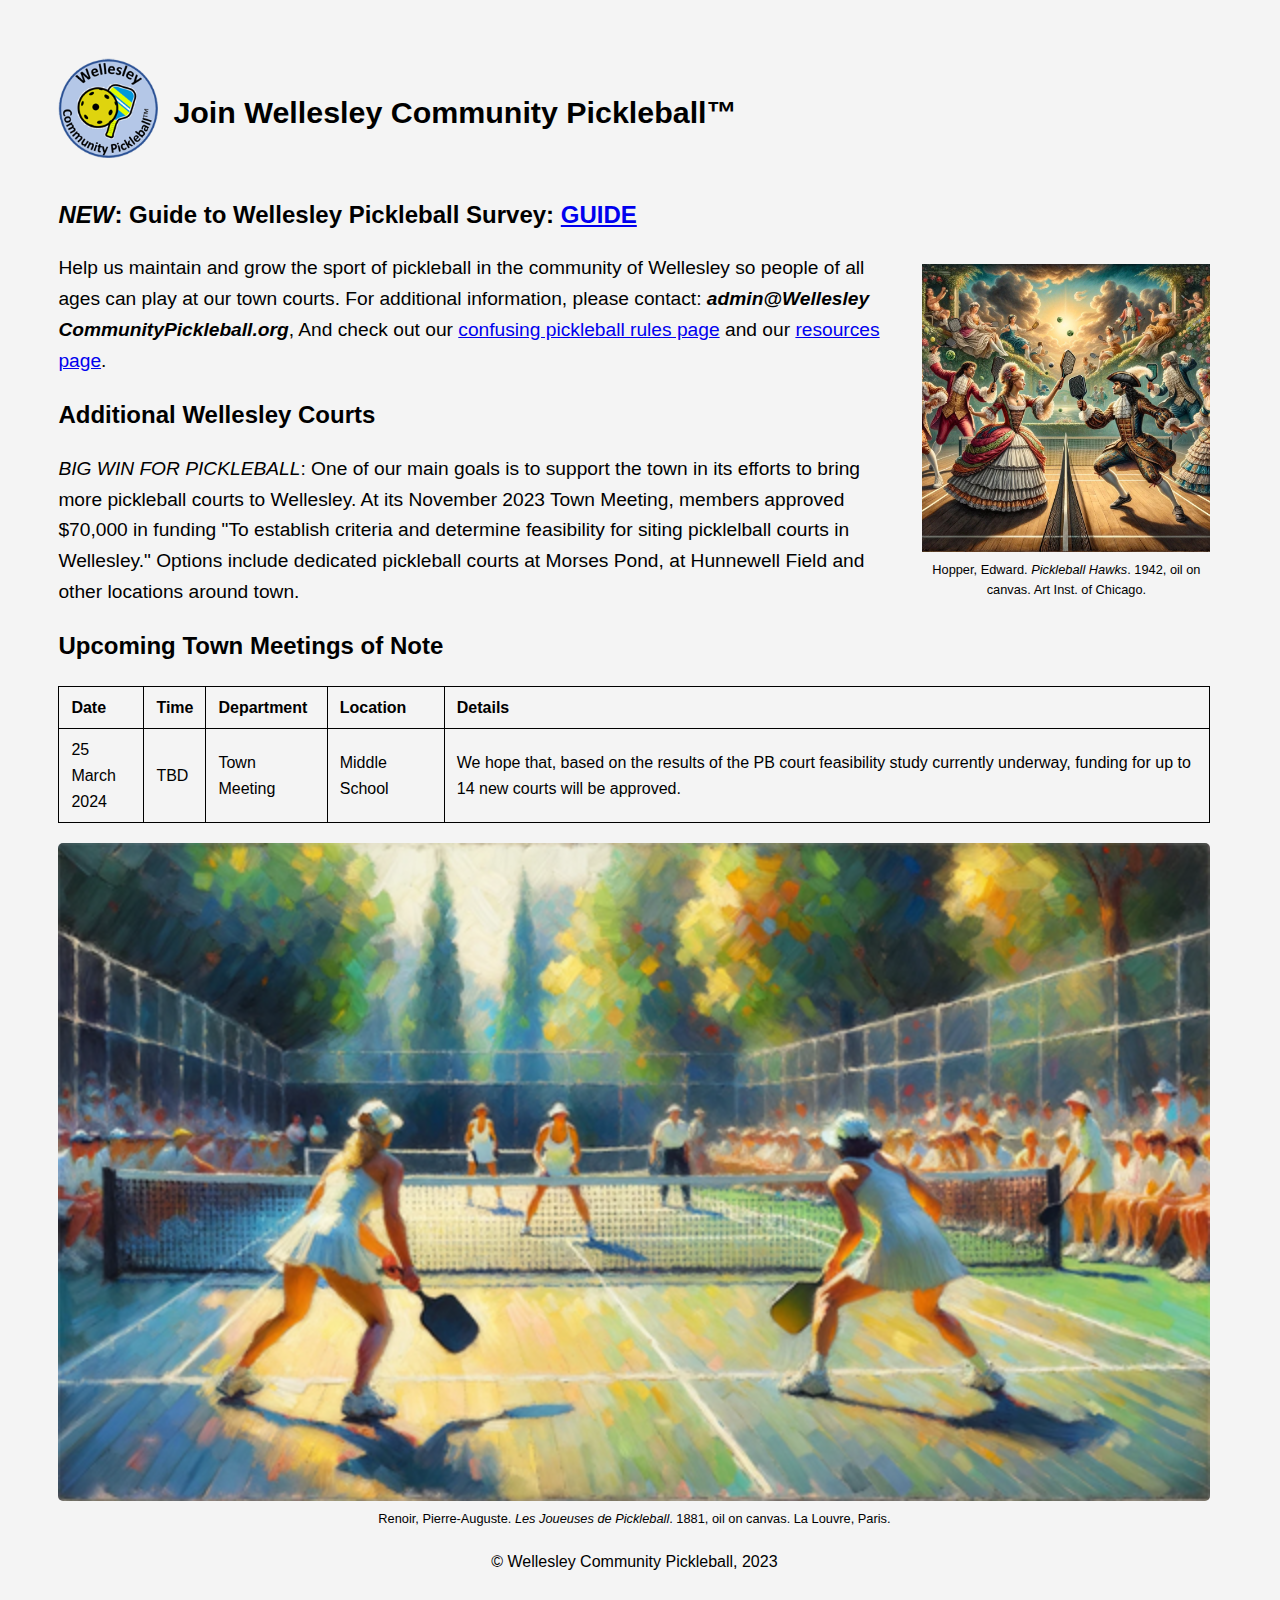
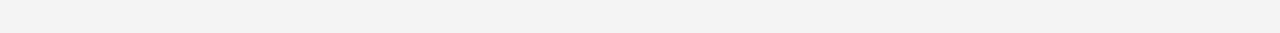
<file: index.html>
<!DOCTYPE html>
<html lang="en">
  <head>
    <meta charset="UTF-8" />
    <meta name="viewport" content="width=device-width, initial-scale=1.0" />
    <!-- <meta name="viewport" content="minimum-scale=1" /> -->
    <title>Wellesley Community Pickleball</title>
    <link rel="icon" href="images/favicon.png" />
    <link rel="stylesheet" href="style.css" />
  </head>

  <body>
    <div id="header">
      <a href="index.html">
        <img
          src="images/WPC_logo_23-10.png"
          alt="Wellesley Pickleball Logo"
          id="logo"
        />
      </a>
      <h1>Join Wellesley Community Pickleball™</h1>
    </div>

    <h2>
      <em>NEW</em>: Guide to Wellesley Pickleball Survey:
      <a href="Survey_Guide.pdf">GUIDE</a>
    </h2>

    <div class="art-container-wrap-right">
      <img src="images/aristocratic_pickleball.jpeg" alt="Pickleball art" />
      <figcaption>
        Hopper, Edward. <i>Pickleball Hawks</i>. 1942, oil on canvas. Art Inst.
        of Chicago.
      </figcaption>
    </div>

    <p>
      Help us maintain and grow the sport of pickleball in the community of
      Wellesley so people of all ages can play at our town courts. For
      additional information, please contact:
      <span class="email">admin@Wellesley<wbr />CommunityPickleball.org</span>,
      And check out our
      <a href="rules.html">confusing pickleball rules page</a> and our
      <a href="resources.html">resources page</a>.
    </p>

    <h2>Additional Wellesley Courts</h2>
    <p>
      <em>BIG WIN FOR PICKLEBALL</em>: One of our main goals is to support the
      town in its efforts to bring more pickleball courts to Wellesley. At its
      November 2023 Town Meeting, members approved $70,000 in funding "To
      establish criteria and determine feasibility for siting picklelball courts
      in Wellesley." Options include dedicated pickleball courts at Morses Pond,
      at Hunnewell Field and other locations around town.
    </p>

    <h2>Upcoming Town Meetings of Note</h2>

    <table>
      <tr>
        <th style="width: 60px">Date</th>
        <th style="width: 18px">Time</th>
        <!-- <th>Date</th>
        <th>Time</th> -->
        <th>Department</th>
        <th>Location</th>
        <th>Details</th>
      </tr>

      <tr>
        <td>25 March 2024</td>
        <td>TBD</td>
        <td>Town Meeting</td>
        <td>Middle School</td>
        <td>
          We hope that, based on the results of the PB court feasibility study
          currently underway, funding for up to 14 new courts will be approved.
        </td>
      </tr>
    </table>

    <div class="art-container-full-width">
      <img
        src="images/women-playing_natural_court.png"
        alt="Pickleball Impressionist painting"
        class="art_full_width"
      />

      <figcaption>
        Renoir, Pierre-Auguste. <i>Les Joueuses de Pickleball</i>. 1881, oil on
        canvas. La Louvre, Paris.
      </figcaption>
    </div>

    <div id="footer">© Wellesley Community Pickleball, 2023</div>
  </body>
</html>
</file>
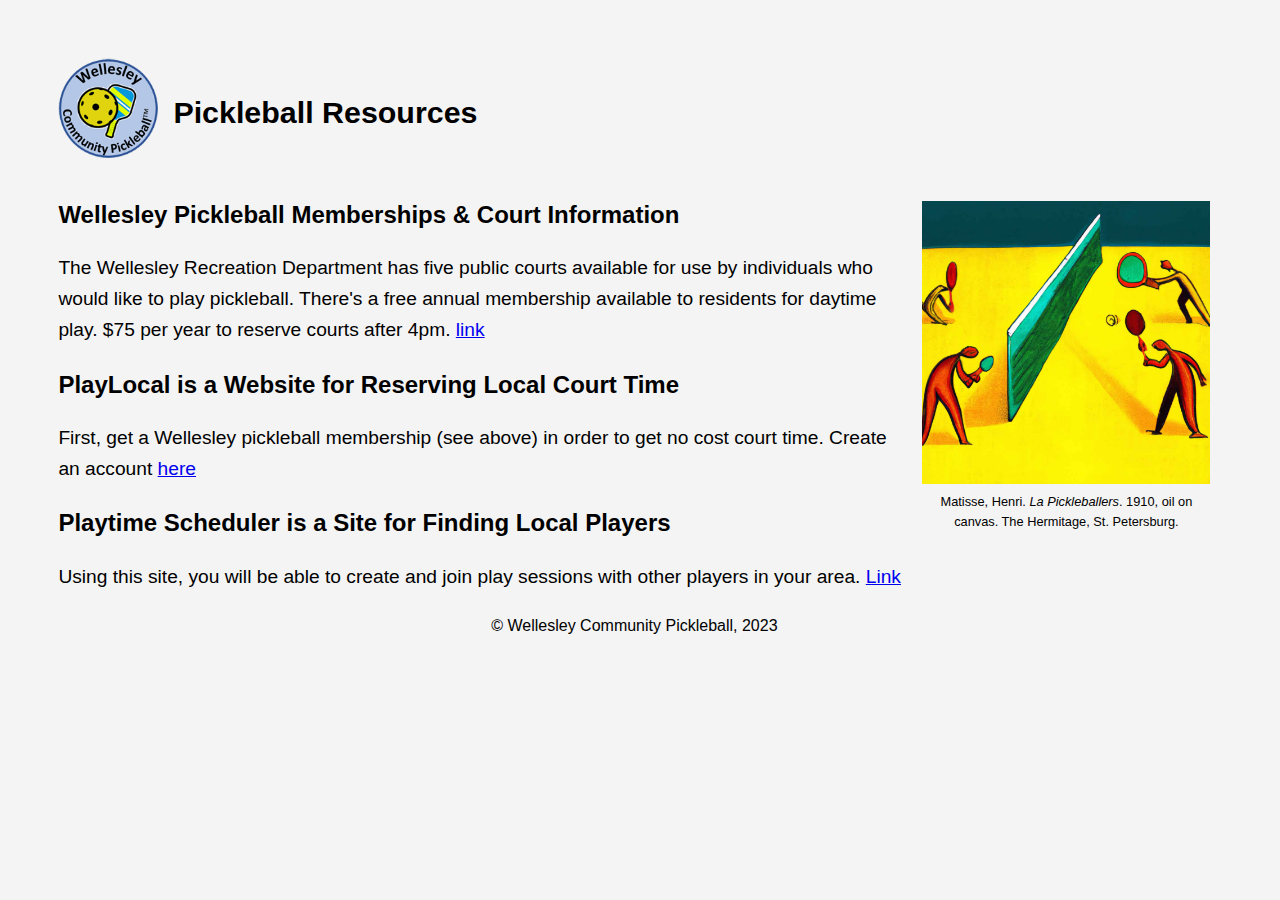
<file: resources.html>
<!DOCTYPE html>
<html lang="en">
  <head>
    <meta charset="UTF-8" />
    <meta name="viewport" content="width=device-width, initial-scale=1.0" />
    <!-- <meta name="viewport" content="minimum-scale=1" /> -->
    <title>Wellesley Community Pickleball</title>
    <link rel="icon" href="images/favicon.png" />
    <link rel="stylesheet" href="style.css" />
  </head>

  <body>
    <div id="header">
      <a href="index.html">
        <img
          src="images/WPC_logo_23-10.png"
          alt="Wellesley Pickleball Logo"
          id="logo"
        />
      </a>
      <h1>Pickleball Resources</h1>
    </div>

    <div class="art-container-wrap-right">
      <img src="images/pickleball_game.jpg" alt="Stylized Pickleball" />
      <figcaption>
        Matisse, Henri. <i>La Pickleballers</i>. 1910, oil on canvas. The
        Hermitage, St. Petersburg.
      </figcaption>
    </div>

    <h2>Wellesley Pickleball Memberships & Court Information</h2>
    <p>
      The Wellesley Recreation Department has five public courts available for
      use by individuals who would like to play pickleball. There's a free
      annual membership available to residents for daytime play. $75 per year to
      reserve courts after 4pm.
      <a
        href="https://wellesleyma.gov/354/Tennis-Pickleball-Memberships-Information"
        >link</a
      >
    </p>

    <h2>PlayLocal is a Website for Reserving Local Court Time</h2>
    <p>
      First, get a Wellesley pickleball membership (see above) in order to get
      no cost court time. Create an account
      <a href="https://www.playlocal.com/">here</a>
    </p>

    <h2>Playtime Scheduler is a Site for Finding Local Players</h2>
    <p>
      Using this site, you will be able to create and join play sessions with
      other players in your area.
      <a href="https://playtimescheduler.com/login.php">Link</a>
    </p>

    <div id="footer">© Wellesley Community Pickleball, 2023</div>
  </body>
</html>
</file>
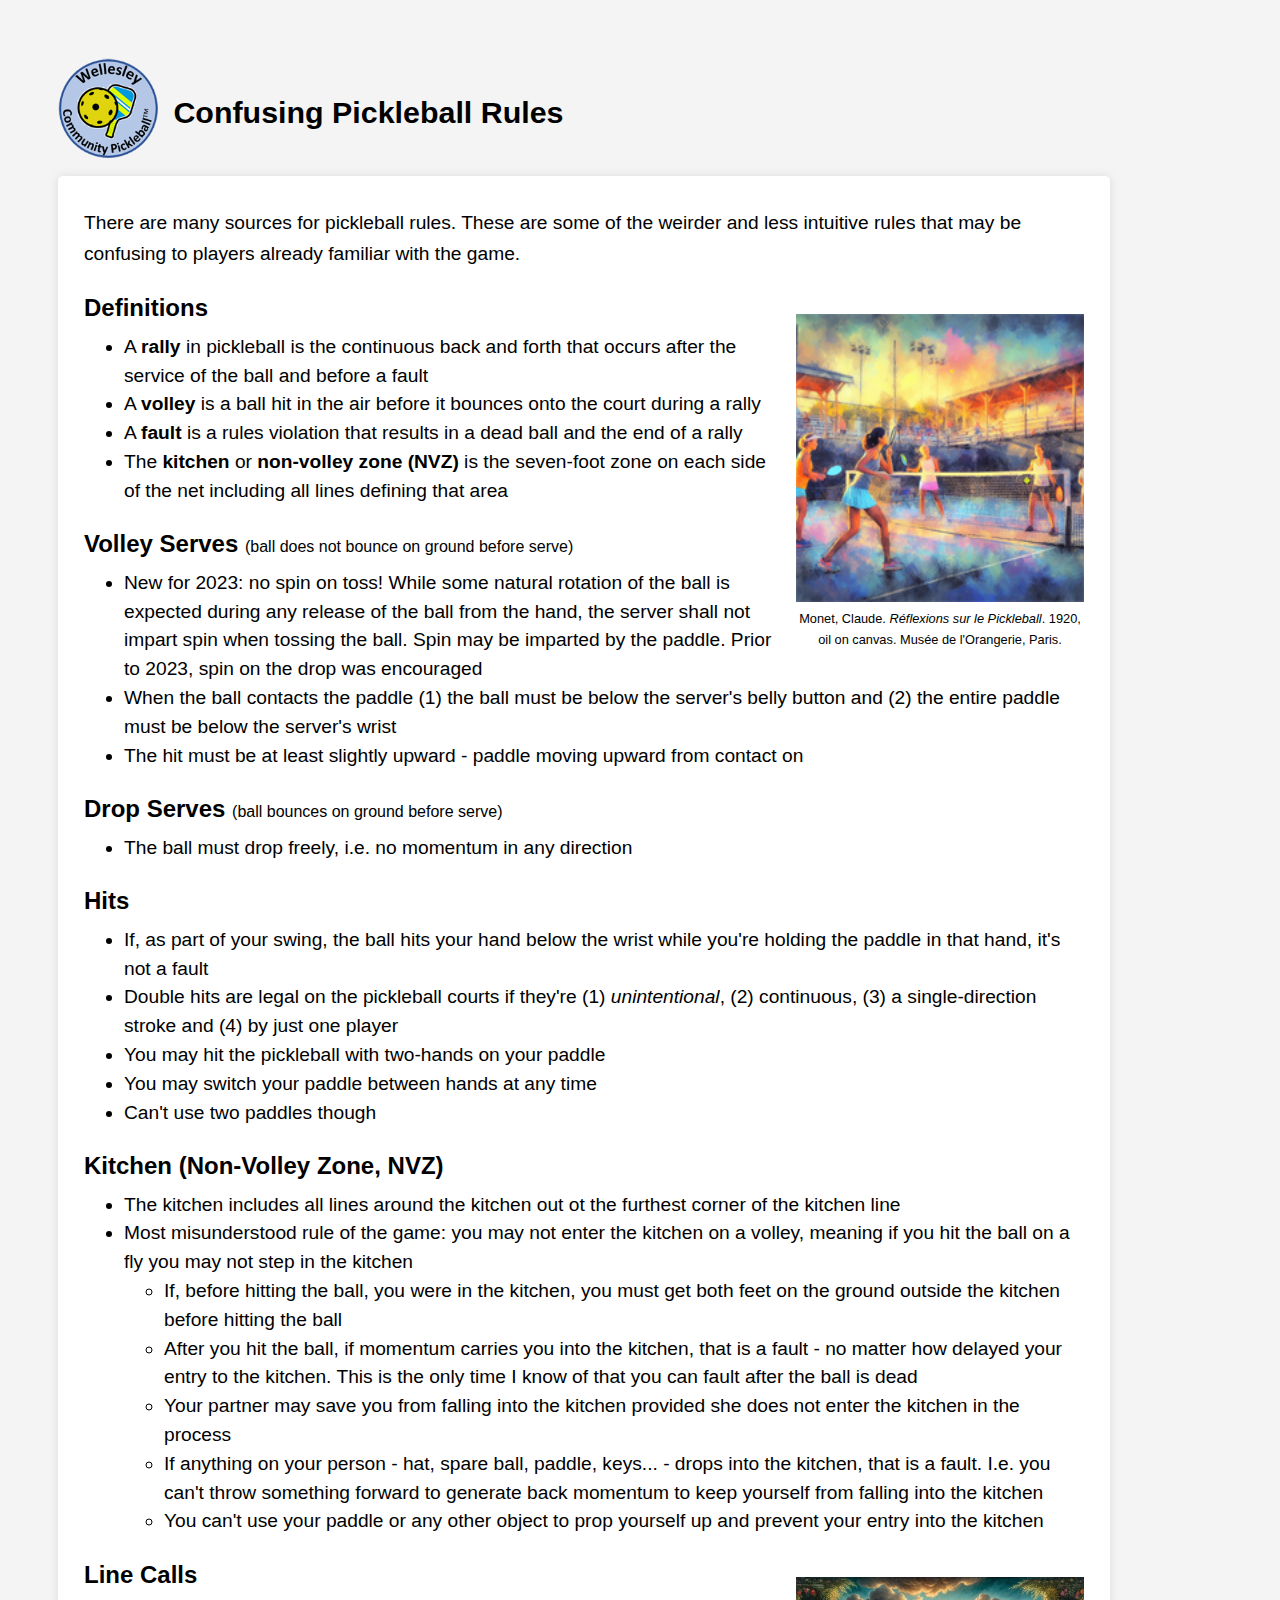
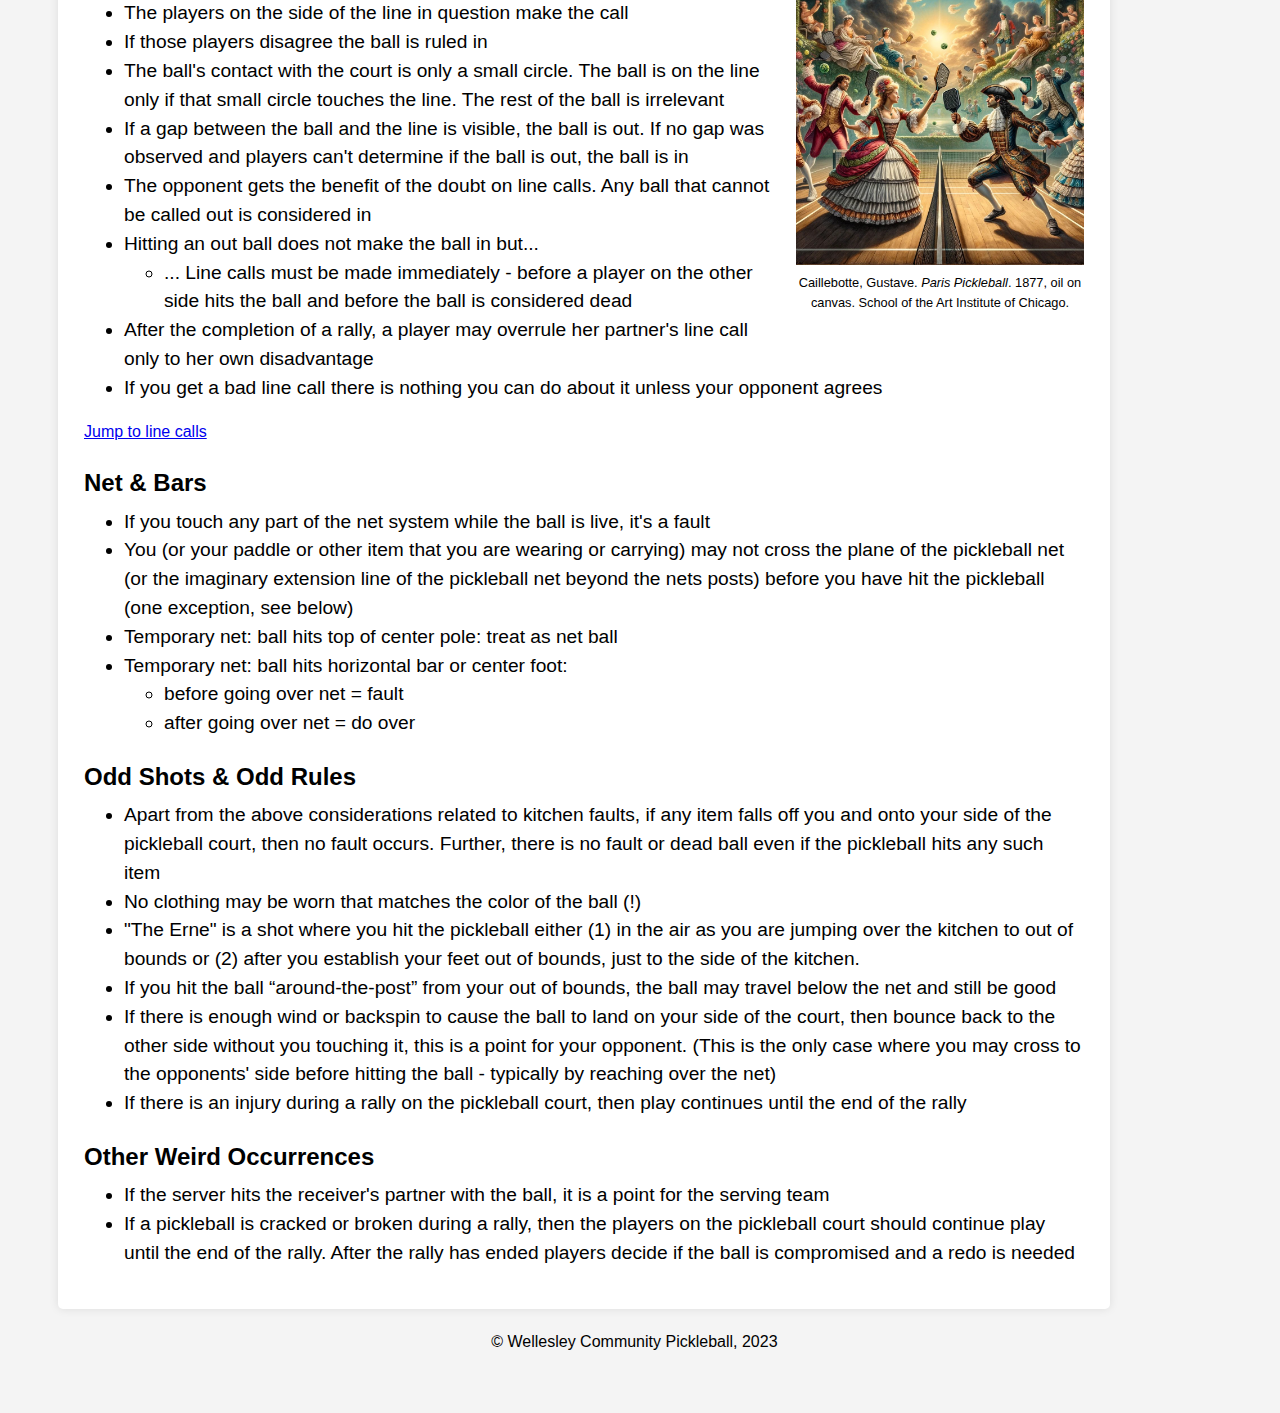
<file: rules.html>
<!DOCTYPE html>
<html>
  <head>
    <meta charset="UTF-8" />
    <meta name="viewport" content="width=device-width, initial-scale=1.0" />
    <title>Confusing Pickleball Rules</title>
    <link rel="icon" href="images/favicon.png" />
    <link rel="stylesheet" href="style.css" />
  </head>
  <body>
    <div id="header">
      <a href="index.html">
        <img
          src="images/WPC_logo_23-10.png"
          alt="Wellesley Pickleball Logo"
          id="logo"
        />
      </a>
      <h1>Confusing Pickleball Rules</h1>
    </div>
    <div id="content">
      <p>
        There are many sources for pickleball rules. These are some of the
        weirder and less intuitive rules that may be confusing to players
        already familiar with the game.
      </p>

      <div class="art-container-wrap-right">
        <img
          src="images/Impressionist_pickleball.png"
          alt="Impressionist pickleball"
        />
        <figcaption>
          Monet, Claude. <i>Réflexions sur le Pickleball</i>. 1920, oil on
          canvas. Musée de l'Orangerie, Paris.
        </figcaption>
      </div>

      <h2>Definitions</h2>
      <ul>
        <li>
          A <strong>rally</strong> in pickleball is the continuous back and
          forth that occurs after the service of the ball and before a fault
        </li>
        <li>
          A <strong>volley</strong> is a ball hit in the air before it bounces
          onto the court during a rally
        </li>
        <li>
          A <strong>fault</strong> is a rules violation that results in a dead
          ball and the end of a rally
        </li>
        <li>
          The <strong>kitchen</strong> or
          <strong>non-volley zone (NVZ)</strong> is the seven-foot zone on each
          side of the net including all lines defining that area
        </li>
      </ul>

      <h2>
        Volley Serves
        <span class="h2Note"
          >(ball does not bounce on ground before serve)</span
        >
      </h2>
      <ul>
        <li>
          New for 2023: no spin on toss! While some natural rotation of the ball
          is expected during any release of the ball from the hand, the server
          shall not impart spin when tossing the ball. Spin may be imparted by
          the paddle. Prior to 2023, spin on the drop was encouraged
        </li>
        <li>
          When the ball contacts the paddle (1) the ball must be below the
          server's belly button and (2) the entire paddle must be below the
          server's wrist
        </li>
        <li>
          The hit must be at least slightly upward - paddle moving upward from
          contact on
        </li>
      </ul>

      <h2>
        Drop Serves
        <span class="h2Note">(ball bounces on ground before serve)</span>
      </h2>
      <ul>
        <li>The ball must drop freely, i.e. no momentum in any direction</li>
      </ul>

      <h2>Hits</h2>
      <ul>
        <li>
          If, as part of your swing, the ball hits your hand below the wrist
          while you're holding the paddle in that hand, it's not a fault
        </li>
        <li>
          Double hits are legal on the pickleball courts if they're (1)
          <em>unintentional</em>, (2) continuous, (3) a single-direction stroke
          and (4) by just one player
        </li>
        <li>You may hit the pickleball with two-hands on your paddle</li>
        <li>You may switch your paddle between hands at any time</li>
        <li>Can't use two paddles though</li>
      </ul>

      <h2>Kitchen (Non-Volley Zone, NVZ)</h2>
      <ul>
        <li>
          The kitchen includes all lines around the kitchen out ot the furthest
          corner of the kitchen line
        </li>
        <li>
          Most misunderstood rule of the game: you may not enter the kitchen on
          a volley, meaning if you hit the ball on a fly you may not step in the
          kitchen
        </li>
        <ul>
          <li>
            If, before hitting the ball, you were in the kitchen, you must get
            both feet on the ground outside the kitchen before hitting the ball
          </li>
          <li>
            After you hit the ball, if momentum carries you into the kitchen,
            that is a fault - no matter how delayed your entry to the kitchen.
            This is the only time I know of that you can fault after the ball is
            dead
          </li>
          <li>
            Your partner may save you from falling into the kitchen provided she
            does not enter the kitchen in the process
          </li>
          <li>
            If anything on your person - hat, spare ball, paddle, keys... -
            drops into the kitchen, that is a fault. I.e. you can't throw
            something forward to generate back momentum to keep yourself from
            falling into the kitchen
          </li>
          <li>
            You can't use your paddle or any other object to prop yourself up
            and prevent your entry into the kitchen
          </li>
        </ul>
      </ul>

      <div class="art-container-wrap-right">
        <img
          src="images/aristocratic_pickleball.jpeg"
          alt="Impressionist pickleball"
        />
        <figcaption>
          Caillebotte, Gustave. <i>Paris Pickleball</i>. 1877, oil on canvas.
          School of the Art Institute of Chicago.
        </figcaption>
      </div>

      <!-- <a id="line_calls"> -->
      <h2 id="line_calls">Line Calls</h2>
      <!-- </a> -->
      <ul>
        <li>The players on the side of the line in question make the call</li>
        <li>If those players disagree the ball is ruled in</li>
        <li>
          The ball's contact with the court is only a small circle. The ball is
          on the line only if that small circle touches the line. The rest of
          the ball is irrelevant
        </li>
        <li>
          If a gap between the ball and the line is visible, the ball is out. If
          no gap was observed and players can't determine if the ball is out,
          the ball is in
        </li>
        <li>
          The opponent gets the benefit of the doubt on line calls. Any ball
          that cannot be called out is considered in
        </li>
        <li>Hitting an out ball does not make the ball in but...</li>
        <ul>
          <li>
            ... Line calls must be made immediately - before a player on the
            other side hits the ball and before the ball is considered dead
          </li>
        </ul>
        <li>
          After the completion of a rally, a player may overrule her partner's
          line call only to her own disadvantage
        </li>
        <li>
          If you get a bad line call there is nothing you can do about it unless
          your opponent agrees
        </li>
      </ul>

      <a href="#line_calls">Jump to line calls </a>

      <h2>Net & Bars</h2>
      <ul>
        <li>
          If you touch any part of the net system while the ball is live, it's a
          fault
        </li>
        <li>
          You (or your paddle or other item that you are wearing or carrying)
          may not cross the plane of the pickleball net (or the imaginary
          extension line of the pickleball net beyond the nets posts) before you
          have hit the pickleball (one exception, see below)
        </li>
        <li>Temporary net: ball hits top of center pole: treat as net ball</li>
        <li>Temporary net: ball hits horizontal bar or center foot:</li>
        <ul>
          <li>before going over net = fault</li>
          <li>after going over net = do over</li>
        </ul>
      </ul>

      <h2>Odd Shots & Odd Rules</h2>
      <ul>
        <li>
          Apart from the above considerations related to kitchen faults, if any
          item falls off you and onto your side of the pickleball court, then no
          fault occurs. Further, there is no fault or dead ball even if the
          pickleball hits any such item
        </li>
        <li>No clothing may be worn that matches the color of the ball (!)</li>
        <li>
          "The Erne" is a shot where you hit the pickleball either (1) in the
          air as you are jumping over the kitchen to out of bounds or (2) after
          you establish your feet out of bounds, just to the side of the
          kitchen.
        </li>
        <li>
          If you hit the ball “around-the-post” from your out of bounds, the
          ball may travel below the net and still be good
        </li>
        <li>
          If there is enough wind or backspin to cause the ball to land on your
          side of the court, then bounce back to the other side without you
          touching it, this is a point for your opponent. (This is the only case
          where you may cross to the opponents' side before hitting the ball -
          typically by reaching over the net)
        </li>
        <li>
          If there is an injury during a rally on the pickleball court, then
          play continues until the end of the rally
        </li>
      </ul>

      <h2>Other Weird Occurrences</h2>
      <ul>
        <li>
          If the server hits the receiver's partner with the ball, it is a point
          for the serving team
        </li>
        <li>
          If a pickleball is cracked or broken during a rally, then the players
          on the pickleball court should continue play until the end of the
          rally. After the rally has ended players decide if the ball is
          compromised and a redo is needed
        </li>
      </ul>
    </div>
    <div id="footer">© Wellesley Community Pickleball, 2023</div>
  </body>
</html>
</file>
<file: style.css>
body {
  font-family: Arial, sans-serif;
  background-color: #f4f4f4;
  padding: 3vw;
  margin: 20px;
  line-height: 1.6;
  width: 90vw;
  /* position: absolute; */
  /* border: black 5px solid; */
}

#header {
  display: flex;
  align-items: center;
}

/* central text container */
#content {
  /* display: flex; */
  flex-direction: column;
  background-color: #fff;
  max-width: 1000px;
  width: 85vw;
  padding: 1vw 2vw 2vw;
  border-radius: 5px;
  box-shadow: 0 0 10px rgba(0, 0, 0, 0.1);
  /* border: gray 5px solid; */
}

h1 {
  text-align: center;
  margin-bottom: 30px;
  font-size: 1.9rem;
}
h2 {
  margin-bottom: 5px;
}
.h2Note {
  font-weight: normal;
  font-size: medium;
}
p {
  font-size: 1.2rem;
}

ul {
  margin-top: 0;
  line-height: 1.5;
}
li {
  font-size: 1.2rem;
}
.email {
  font-style: italic;
  font-weight: bold;
}

table {
  margin-top: 20px;
  width: 90vw;
  border-collapse: collapse;
}
table,
th,
td {
  border: 1px solid black;
}
th,
td {
  padding: 8px 12px;
  text-align: left;
}

#logo {
  width: 100px;
  margin-right: 15px;
  margin-bottom: 10px;
}

.art-container-wrap-right {
  /* position: relative; */
  float: right;
  margin-left: 20px;
  margin-bottom: 20px;
  padding-top: 25px;
  width: 30vw;
  max-width: 3in;
}
.art-container-wrap-right img {
  width: 100%;
  height: auto;
}

.art-container-full-width {
  margin-top: 20px;
  width: 90vw;
  /* border: black 5pt solid; */
}
.art_full_width {
  width: 100%;
  border-radius: 5px;
}
figcaption {
  font-size: 0.8em;
  text-align: center;
  /* margin-top: 8px; */
}

#footer {
  text-align: center;
  margin-top: 20px;
}

@media (max-width: 700px) {
  /* #content {
    display: flex;
  } */
  .art-container-wrap-right {
    float: none;
    margin-right: 0;
    margin-left: auto;
    margin-right: auto;
    display: block;
    width: 100vw;
  }
}

/* @media only screen and (max-width: 480px) {
  body {
    width: 100%;
    margin: 0;
    padding: 0;
  }
} */
</file>
